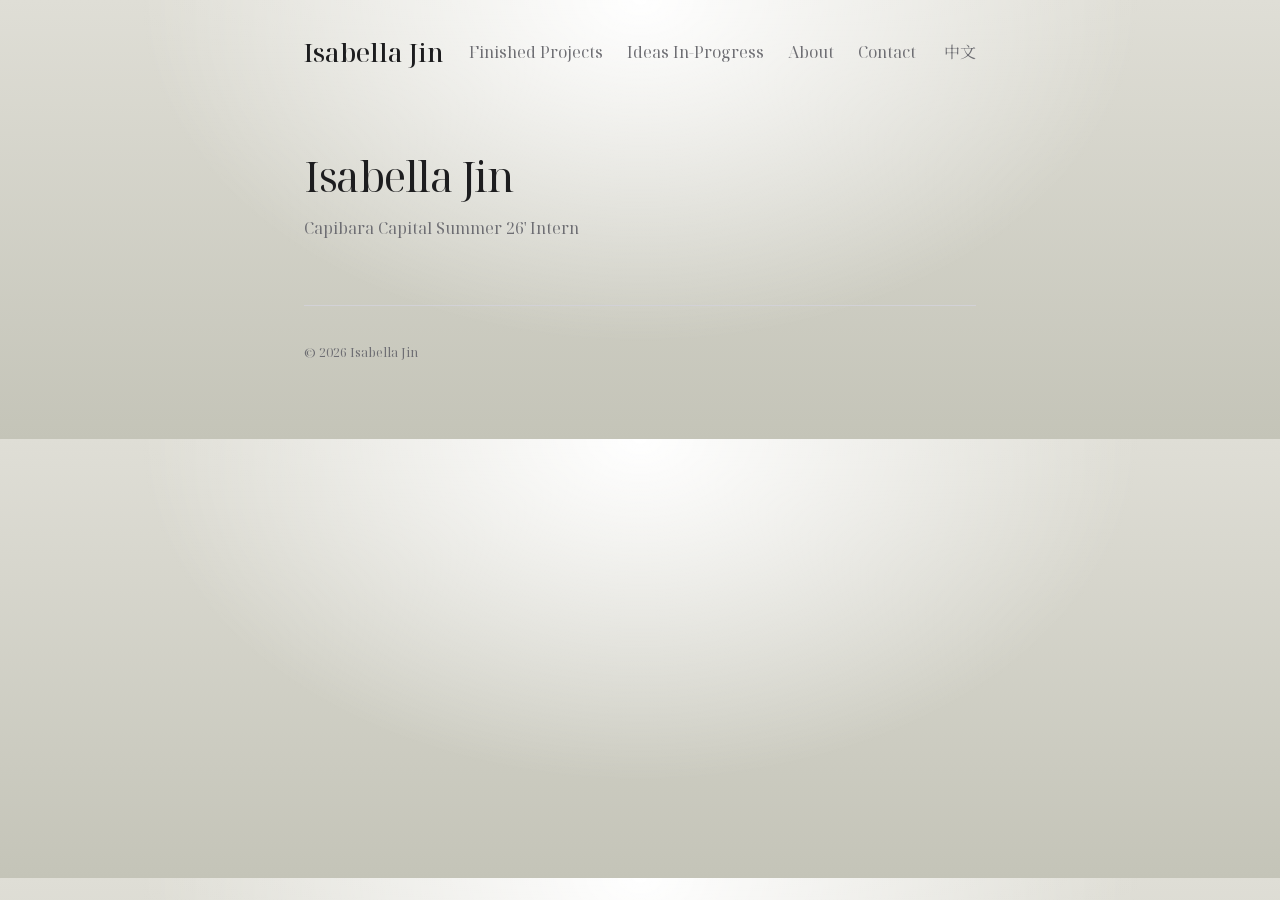
<file: index.html>
<!DOCTYPE html>
<html lang="en">
  <head>
    <meta charset="UTF-8" />
    <meta name="viewport" content="width=device-width, initial-scale=1.0" />
    <title>Isabella Jin — Capibara Summer Product Design Portfolio</title>
    <!-- Simplified Chinese characters (Noto Serif SC) -->
    <link rel="preconnect" href="https://fonts.googleapis.com" />
    <link rel="preconnect" href="https://fonts.gstatic.com" crossorigin />
    <link
      href="https://fonts.googleapis.com/css2?family=Noto+Serif+SC:wght@400;500;600&display=swap"
      rel="stylesheet"
    />
    <link rel="stylesheet" href="styles.css" />
  </head>
  <body>
    <header>
      <a href="index.html" class="site-title">Isabella Jin</a>
      <div class="header-actions">
        <nav>
          <a href="finished-projects.html" data-i18n="navProjects">Finished Projects</a>
          <a href="ideas-in-progress.html" data-i18n="navIdeas">Ideas In-Progress</a>
          <a href="about.html" data-i18n="navAbout">About</a>
          <a href="contact.html" data-i18n="navContact">Contact</a>
        </nav>
        <button type="button" id="lang-switch" aria-label="Switch language">
          中文
        </button>
      </div>
    </header>

    <main>
      <section id="intro">
        <h1>Isabella Jin</h1>
        <p data-i18n="tagline">Capibara Capital Summer 26' Intern</p>
      </section>
    </main>

    <footer>
      <p>© 2026 Isabella Jin</p>
    </footer>

    <script src="script.js"></script>
  </body>
</html>
</file>
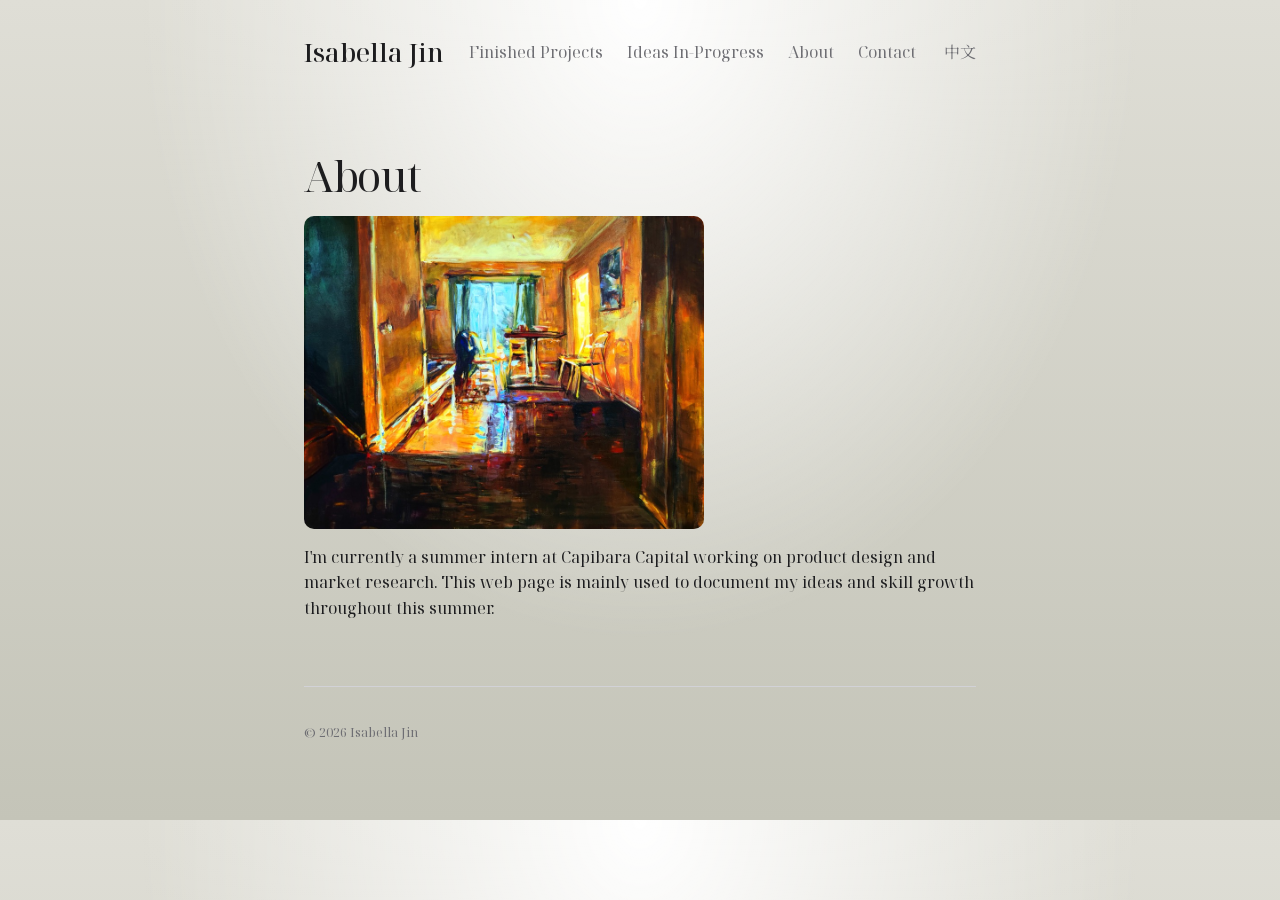
<file: about.html>
<!DOCTYPE html>
<html lang="en">
  <head>
    <meta charset="UTF-8" />
    <meta name="viewport" content="width=device-width, initial-scale=1.0" />
    <title>About — Isabella Jin</title>
    <link rel="preconnect" href="https://fonts.googleapis.com" />
    <link rel="preconnect" href="https://fonts.gstatic.com" crossorigin />
    <link
      href="https://fonts.googleapis.com/css2?family=Noto+Serif+SC:wght@400;500;600&display=swap"
      rel="stylesheet"
    />
    <link rel="stylesheet" href="styles.css" />
  </head>
  <body>
    <header>
      <a href="index.html" class="site-title">Isabella Jin</a>
      <div class="header-actions">
        <nav>
          <a href="finished-projects.html" data-i18n="navProjects">Finished Projects</a>
          <a href="ideas-in-progress.html" data-i18n="navIdeas">Ideas In-Progress</a>
          <a href="about.html" data-i18n="navAbout">About</a>
          <a href="contact.html" data-i18n="navContact">Contact</a>
        </nav>
        <button type="button" id="lang-switch" aria-label="Switch language">
          中文
        </button>
      </div>
    </header>

    <main>
      <section id="about">
        <h1 data-i18n="aboutTitle">About</h1>
        <p>
        <img class="about-photo" src="images/Yellow Room.jpg" alt="Yellow Room" />
        </p>
        <p data-i18n="aboutBody">
          I'm currently a summer intern at Capibara Capital working on product
          design and market research. This web page is to document my ideas and skill growth throughout this summer.
        </p>
      </section>
    </main>

    <footer>
      <p>© 2026 Isabella Jin</p>
    </footer>

    <script src="script.js"></script>
  </body>
</html>
</file>
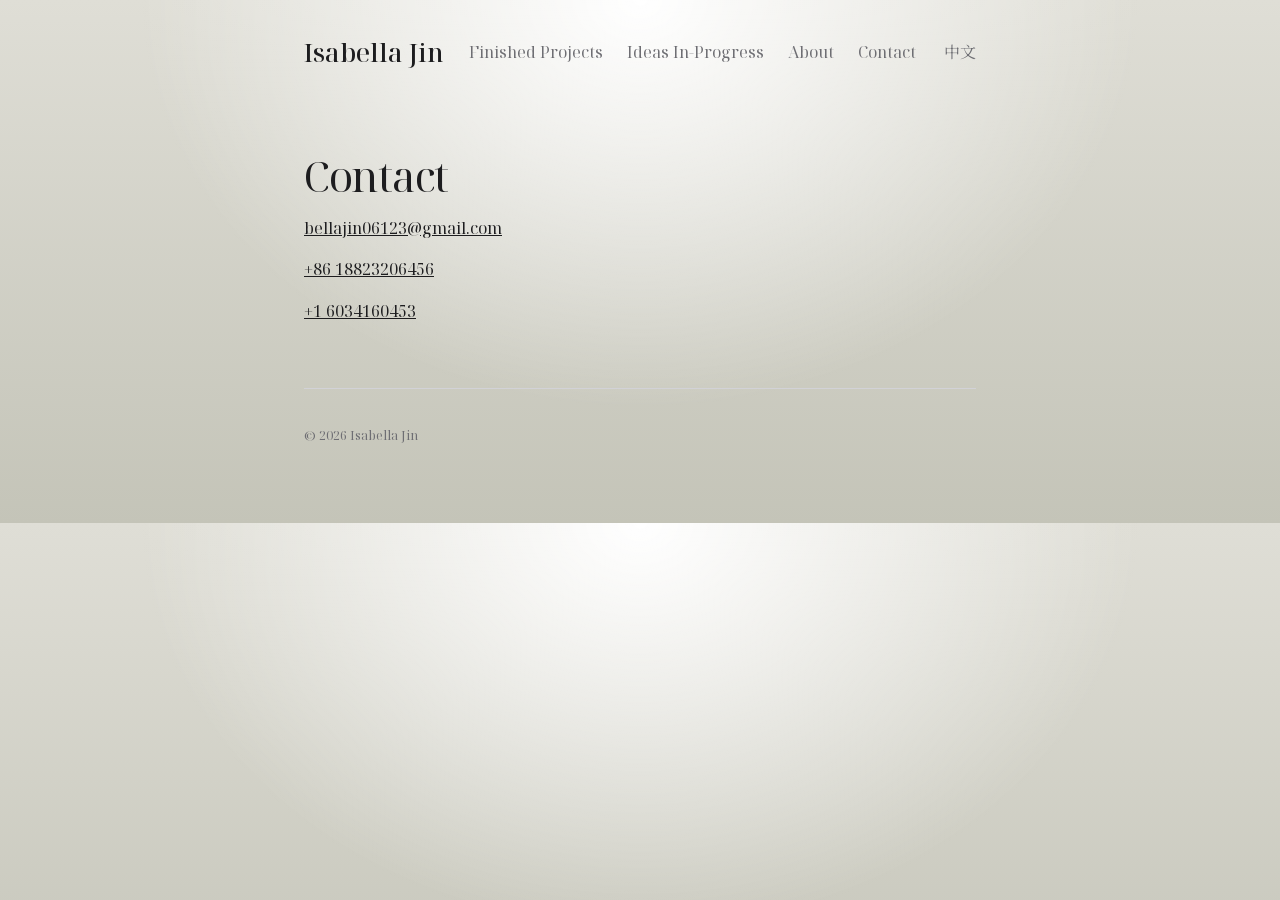
<file: contact.html>
<!DOCTYPE html>
<html lang="en">
  <head>
    <meta charset="UTF-8" />
    <meta name="viewport" content="width=device-width, initial-scale=1.0" />
    <title>Contact — Isabella Jin</title>
    <link rel="preconnect" href="https://fonts.googleapis.com" />
    <link rel="preconnect" href="https://fonts.gstatic.com" crossorigin />
    <link
      href="https://fonts.googleapis.com/css2?family=Noto+Serif+SC:wght@400;500;600&display=swap"
      rel="stylesheet"
    />
    <link rel="stylesheet" href="styles.css" />
  </head>
  <body>
    <header>
      <a href="index.html" class="site-title">Isabella Jin</a>
      <div class="header-actions">
        <nav>
          <a href="finished-projects.html" data-i18n="navProjects">Finished Projects</a>
          <a href="ideas-in-progress.html" data-i18n="navIdeas">Ideas In-Progress</a>
          <a href="about.html" data-i18n="navAbout">About</a>
          <a href="contact.html" data-i18n="navContact">Contact</a>
        </nav>
        <button type="button" id="lang-switch" aria-label="Switch language">
          中文
        </button>
      </div>
    </header>

    <main>
      <section id="contact">
        <h1 data-i18n="contactTitle">Contact</h1>
        <p>
          <a href="mailto:bellajin06123@gmail.com">bellajin06123@gmail.com</a>
        </p>
        <p>
          <a href="tel:+8618823206456">+86 18823206456</a>
        </p>
        <p>
          <a href="tel:+16034160453">+1 6034160453</a>
        </p>
      </section>
    </main>

    <footer>
      <p>© 2026 Isabella Jin</p>
    </footer>

    <script src="script.js"></script>
  </body>
</html>
</file>
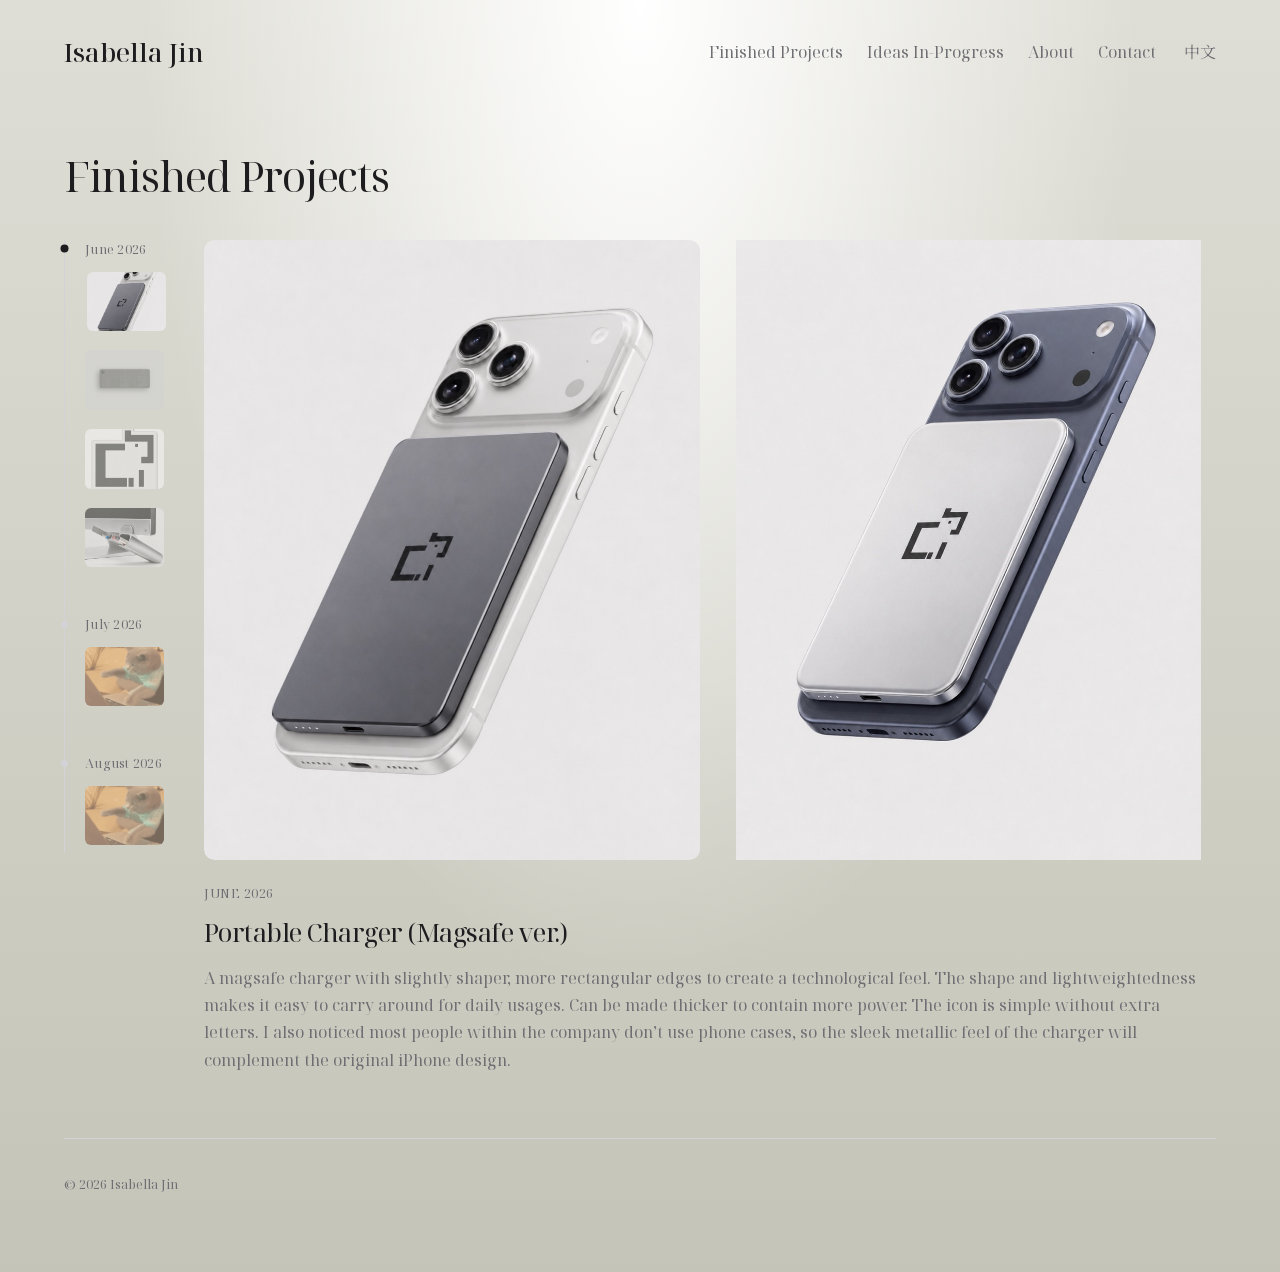
<file: finished-projects.html>
<!DOCTYPE html>
<html lang="en">
  <head>
    <meta charset="UTF-8" />
    <meta name="viewport" content="width=device-width, initial-scale=1.0" />
    <title>Finished Projects — Isabella Jin</title>
    <link rel="preconnect" href="https://fonts.googleapis.com" />
    <link rel="preconnect" href="https://fonts.gstatic.com" crossorigin />
    <link
      href="https://fonts.googleapis.com/css2?family=Noto+Serif+SC:wght@400;500;600&display=swap"
      rel="stylesheet"
    />
    <link rel="stylesheet" href="styles.css" />
  </head>
  <body class="page-projects">
    <header>
      <a href="index.html" class="site-title">Isabella Jin</a>
      <div class="header-actions">
        <nav>
          <a href="finished-projects.html" data-i18n="navProjects">Finished Projects</a>
          <a href="ideas-in-progress.html" data-i18n="navIdeas">Ideas In-Progress</a>
          <a href="about.html" data-i18n="navAbout">About</a>
          <a href="contact.html" data-i18n="navContact">Contact</a>
        </nav>
        <button type="button" id="lang-switch" aria-label="Switch language">
          中文
        </button>
      </div>
    </header>

    <main>
      <section id="finished-projects">
        <h1 data-i18n="projectsTitle">Finished Projects</h1>

        <div class="timeline-layout">
          <aside class="timeline-sidebar" id="timeline-sidebar" aria-label="Project timeline">
            <!-- Filled by projects.js -->
          </aside>

          <div class="timeline-preview">
            <div class="preview-images" id="preview-images"></div>
            <p class="preview-date" id="preview-date"></p>
            <h2 class="preview-title" id="preview-title"></h2>
            <p class="preview-description" id="preview-description"></p>
          </div>
        </div>
      </section>
    </main>

    <footer>
      <p>© 2026 Isabella Jin</p>
    </footer>

    <script src="script.js"></script>
    <script src="projects.js"></script>
  </body>
</html>
</file>
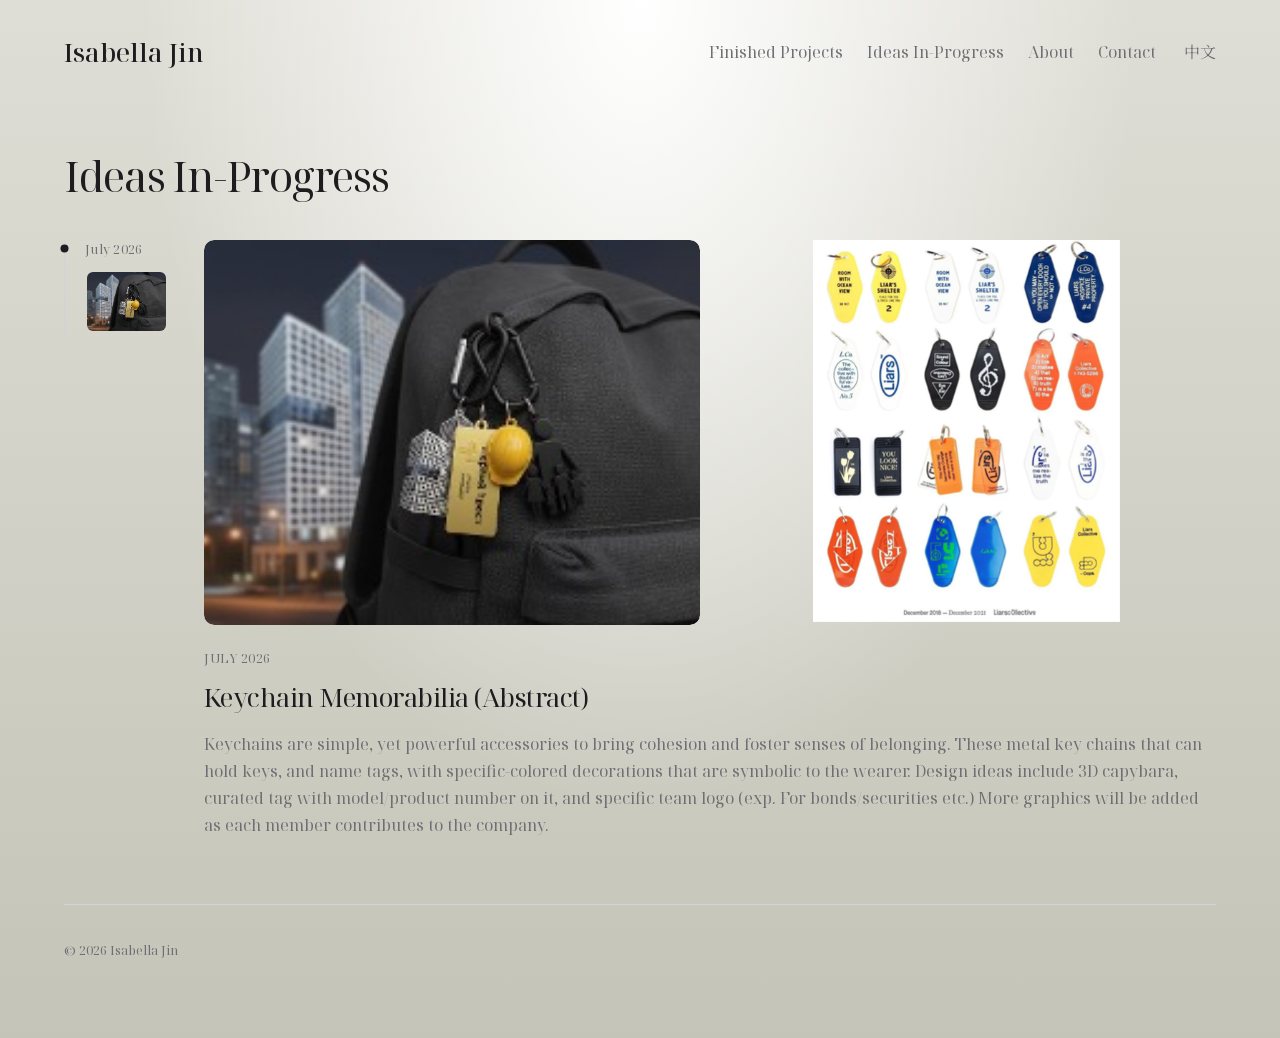
<file: ideas-in-progress.html>
<!DOCTYPE html>
<html lang="en">
  <head>
    <meta charset="UTF-8" />
    <meta name="viewport" content="width=device-width, initial-scale=1.0" />
    <title>Ideas In-Progress — Isabella Jin</title>
    <link rel="preconnect" href="https://fonts.googleapis.com" />
    <link rel="preconnect" href="https://fonts.gstatic.com" crossorigin />
    <link
      href="https://fonts.googleapis.com/css2?family=Noto+Serif+SC:wght@400;500;600&display=swap"
      rel="stylesheet"
    />
    <link rel="stylesheet" href="styles.css" />
  </head>
  <body class="page-projects">
    <header>
      <a href="index.html" class="site-title">Isabella Jin</a>
      <div class="header-actions">
        <nav>
          <a href="finished-projects.html" data-i18n="navProjects">Finished Projects</a>
          <a href="ideas-in-progress.html" data-i18n="navIdeas">Ideas In-Progress</a>
          <a href="about.html" data-i18n="navAbout">About</a>
          <a href="contact.html" data-i18n="navContact">Contact</a>
        </nav>
        <button type="button" id="lang-switch" aria-label="Switch language">
          中文
        </button>
      </div>
    </header>

    <main>
      <section id="ideas-in-progress">
        <h1 data-i18n="ideasTitle">Ideas In-Progress</h1>

        <div class="timeline-layout">
          <aside class="timeline-sidebar" id="timeline-sidebar" aria-label="Ideas timeline">
            <!-- Filled by ideas.js -->
          </aside>

          <div class="timeline-preview">
            <div class="preview-images" id="preview-images"></div>
            <p class="preview-date" id="preview-date"></p>
            <h2 class="preview-title" id="preview-title"></h2>
            <p class="preview-description" id="preview-description"></p>
          </div>
        </div>
      </section>
    </main>

    <footer>
      <p>© 2026 Isabella Jin</p>
    </footer>

    <script src="script.js"></script>
    <script src="ideas.js"></script>
  </body>
</html>
</file>
<file: styles.css>
/* Load the font from your project (does not need Google Fonts) */
@font-face {
  font-family: "Noto Serif Display";
  src: url("fonts/noto-serif-display.woff2") format("woff2");
  font-weight: 400 600;
  font-style: normal;
  font-display: swap;
}

/* Design tokens — shared colors and fonts for the whole site */
:root {
  --ink: #1d1d1f;
  --muted: #6e6e73;
  --paper: #d4d4c3;
  --line: #d2d2d7;
  /* English uses the 1st font; Chinese uses Noto Serif SC */
  --font: "Noto Serif Display", "Noto Serif SC", "PingFang SC", "Microsoft YaHei", Georgia, serif;

  /* Golden-ratio type scale (φ ≈ 1.618) */
  --phi: 1.618;
  --text-xs: calc(1rem / sqrt(var(--phi))); /* ~0.786rem — dates, footer */
  --text-sm: 1rem; /* body, nav, descriptions */
  --text-md: calc(1rem * var(--phi)); /* ~1.618rem — site title, project title */
  --text-lg: calc(1rem * var(--phi) * var(--phi)); /* ~2.618rem — page titles */
}

* {
  box-sizing: border-box;
}

body {
  margin: 0;
  font-family: var(--font);
  font-weight: 400;
  color: var(--ink);
  background:
    radial-gradient(ellipse at top, #ffffff 0%, transparent 55%),
    linear-gradient(180deg, #dfded6 0%, #c4c4b8 100%);
  line-height: 1.6;
}

/* Soft page width + breathing room (Japanese minimal: lots of space) */
body {
  padding: 2rem 1.5rem 4rem;
  max-width: 720px;
  margin-inline: auto;
}

header {
  display: flex;
  justify-content: space-between;
  align-items: center;
  margin-bottom: 5rem;
}

.site-title {
  margin: 0;
  font-size: var(--text-md);
  font-weight: 500;
  color: inherit;
  text-decoration: none;
}

.site-title:hover {
  color: var(--ink);
}

.header-actions {
  display: flex;
  align-items: center;
  gap: 1.75rem;
}

nav {
  display: flex;
  gap: 1.5rem;
}

nav a {
  color: var(--muted);
  text-decoration: none;
  font-size: var(--text-sm);
}

nav a:hover {
  color: var(--ink);
}

/* Looks like a quiet text control, not a big button */
#lang-switch {
  margin: 0;
  padding: 0;
  border: 0;
  background: none;
  font: inherit;
  font-size: var(--text-sm);
  color: var(--muted);
  cursor: pointer;
}

#lang-switch:hover {
  color: var(--ink);
}

#intro h1,
main > section > h1 {
  font-size: clamp(var(--text-md), 5vw, var(--text-lg));
  font-weight: 400;
  letter-spacing: -0.03em;
  line-height: 1.1;
  margin: 0 0 1rem;
}

#intro p {
  color: var(--muted);
  font-size: var(--text-sm);
  margin: 0;
}

section {
  margin-bottom: 4rem;
}

h2 {
  font-weight: 400;
  font-size: var(--text-md);
  letter-spacing: -0.02em;
  margin: 0 0 1rem;
}

a {
  color: var(--ink);
}

footer {
  margin-top: 4rem;
  padding-top: 1.5rem;
  border-top: 1px solid var(--line);
  color: var(--muted);
  font-size: var(--text-xs);
}

/* Wider layout for the projects page */
body.page-projects {
  max-width: 1200px;
}

.timeline-layout {
  display: grid;
  grid-template-columns: 100px 1fr;
  gap: 2.5rem;
  align-items: start;
  margin-top: 2.5rem;
}

.timeline-sidebar {
  display: flex;
  flex-direction: column;
  gap: 2.5rem;
  padding-left: 1.25rem;
  border-left: 1px solid var(--line);
}

.timeline-month {
  position: relative;
  display: flex;
  flex-direction: column;
  gap: 0.75rem;
}

.timeline-month::before {
  content: "";
  position: absolute;
  left: calc(-1.25rem - 4px);
  top: 0.35rem;
  width: 7px;
  height: 7px;
  border-radius: 50%;
  background: var(--line);
}

.timeline-month:has(.timeline-item.is-active)::before,
.timeline-month:has(.timeline-item:hover)::before {
  background: var(--ink);
  transform: scale(1.15);
}

.timeline-month-items {
  display: flex;
  flex-direction: column;
  gap: 0.75rem;
}

.timeline-item {
  display: block;
  padding: 0;
  border: 0;
  background: none;
  cursor: pointer;
  text-align: left;
  font: inherit;
  color: inherit;
}

.timeline-item::before {
  display: none;
}

.timeline-date {
  font-size: var(--text-xs);
  color: var(--muted);
  letter-spacing: 0.02em;
}

.timeline-thumb {
  width: 100%;
  aspect-ratio: 4 / 3;
  object-fit: cover;
  border-radius: 6px;
  opacity: 0.55;
  transition: opacity 0.25s ease, transform 0.25s ease;
}

.timeline-item.is-active .timeline-thumb,
.timeline-item:hover .timeline-thumb {
  opacity: 1;
  transform: translateX(2px);
}

.timeline-preview {
  position: sticky;
  top: 2rem;
  opacity: 1;
  transition: opacity 0.4s ease;
}

.timeline-preview.is-fading {
  opacity: 0;
}

.preview-images {
  display: grid;
  grid-template-columns: 1fr;
  gap: 1.25rem;
  margin-bottom: 1.5rem;
  align-items: stretch;
}

.preview-images--multi {
  grid-template-columns: repeat(2, minmax(0, 1fr));
}

.preview-image-frame {
  position: relative;
  width: 100%;
  overflow: hidden;
  border-radius: 10px;
}

.preview-images--multi .preview-image-frame {
  aspect-ratio: var(--preview-aspect, 1 / 1);
}

.preview-image {
  width: 100%;
  height: auto;
  display: block;
  border-radius: 10px;
}

.preview-images--multi .preview-image {
  position: absolute;
  inset: 0;
  width: 100%;
  height: 100%;
  object-fit: contain;
  object-position: center center;
}

.preview-images--multi.preview-images--landscape .preview-image {
  object-position: center center;
}

.preview-date {
  margin: 0 0 0.5rem;
  font-size: var(--text-xs);
  color: var(--muted);
  letter-spacing: 0.04em;
  text-transform: uppercase;
}

.preview-title {
  margin: 0 0 0.75rem;
  font-size: var(--text-md);
  font-weight: 400;
  letter-spacing: -0.02em;
}

.preview-description {
  margin: 0;
  max-width: none;
  color: var(--muted);
  font-size: var(--text-sm);
  line-height: 1.7;
}

@media (max-width: 700px) {
  .timeline-layout {
    grid-template-columns: 1fr;
    gap: 2rem;
  }

  .timeline-sidebar {
    flex-direction: row;
    overflow-x: auto;
    border-left: 0;
    border-bottom: 1px solid var(--line);
    padding-left: 0;
    padding-bottom: 1rem;
  }

  .timeline-month {
    flex-shrink: 0;
  }

  .timeline-month::before {
    display: none;
  }

  .timeline-month-items {
    flex-direction: row;
  }

  .preview-images--multi {
    grid-template-columns: 1fr;
  }

  .timeline-thumb {
    width: 72px;
  }
}

.about-photo {
  width: 100%;
  max-width: 400px;
  height: auto;
  display: block;
  border-radius: 10px;
}
</file>
